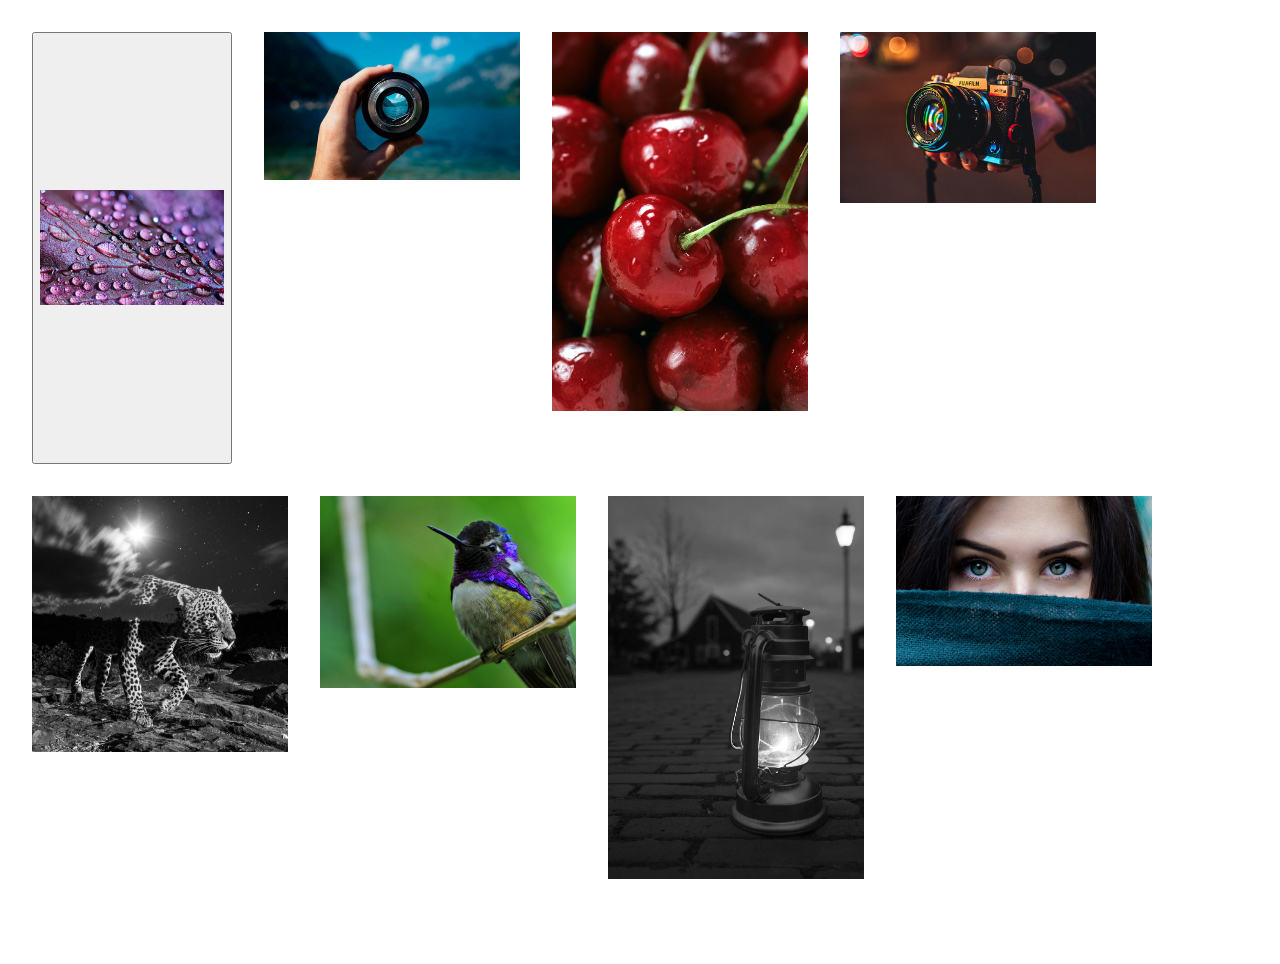
<file: gallery.html>
<!DOCTYPE html>
<html lang="en">
<head>
    <meta charset="UTF-8">
    <meta http-equiv="X-UA-Compatible" content="IE=edge">
    <meta name="viewport" content="width=device-width, initial-scale=1.0">
    <title>Document</title>
    <link rel="stylesheet" href="css/gallery.css">
</head>
<body>
    <button id="first_image"><img src="img/pexels-photo-459301.jpeg" alt=""></button>
    <img src="img/pexels-photo-459301.jpeg" alt="" class="hidden_image ">
    <script>
        var first_image_button = document.querySelector('.first_image');
        var hidden_image = document.querySelector('.hidden_image');

        first_image_button.addEventListener("click", event => {
            hidden_image.classList.add("show");
        })
    </script>


    <a href="#pic1">
        <img src="img/1559679036_977776_1559679371_noticia_normal.jpg" alt="">
        <div id="pic1"><img src="img/1559679036_977776_1559679371_noticia_normal.jpg" alt=""></div>
    </a>
    <a href="img/bing-cherries-ripe-red-fruit.webp"><img src="img/bing-cherries-ripe-red-fruit.webp" alt=""></a>
    <a href="img/fotos-gratis-de-stock-1.jpg"><img src="img/fotos-gratis-de-stock-1.jpg" alt=""></a>
    <a href="img/ghost_4b27d58d_800x800.jpg"><img src="img/ghost_4b27d58d_800x800.jpg" alt=""></a>
    <a href="img/Hummingbird.jpg"><img src="img/Hummingbird.jpg" alt=""></a>
    <a href="img/light-lantern-street-black-688310.webp"><img src="img/light-lantern-street-black-688310.webp" alt=""></a>
    <a href="img/mirada-ojos-encuadre-primer-plano-sexy-810x540.jpg"><img src="img/mirada-ojos-encuadre-primer-plano-sexy-810x540.jpg" alt=""></a>
</body>
</html>
</file>
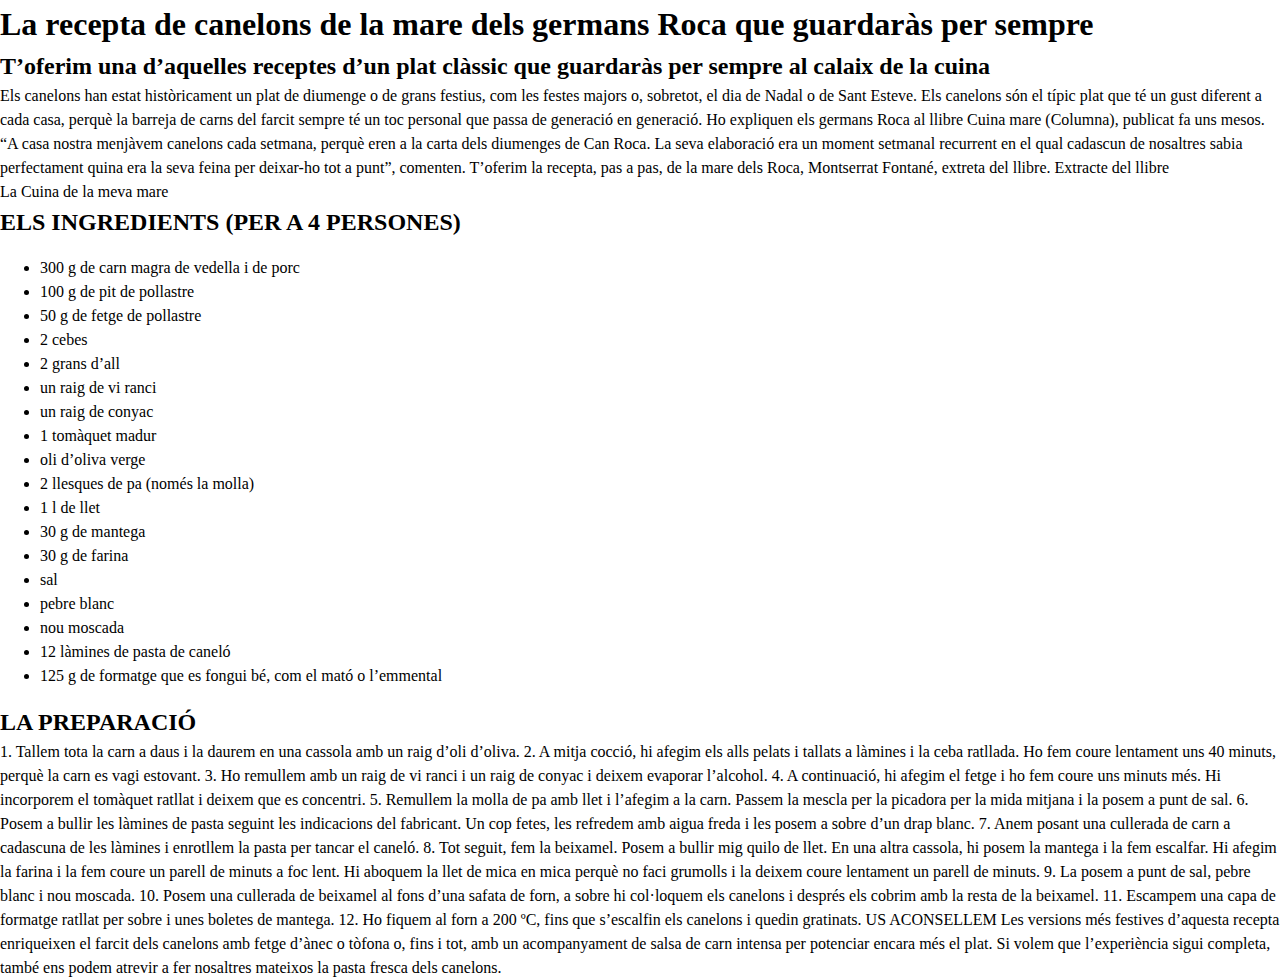
<file: recipes.html>
<!DOCTYPE html>
<html lang="en">
<head>
    <meta charset="UTF-8">
    <meta http-equiv="X-UA-Compatible" content="IE=edge">
    <meta name="viewport" content="width=device-width, initial-scale=1.0">
    <title>Document</title>
    <link rel="stylesheet" href="css/recipes.css">
</head>
<body>
    <div class="recepta">
        <h1>La recepta de canelons de la mare dels germans Roca que guardaràs per sempre</h1>
        <h2>T’oferim una d’aquelles receptes d’un plat clàssic que guardaràs per sempre al calaix de la cuina</h2>
        <p class="introduccio">Els canelons han estat històricament un plat de diumenge o de grans festius, com les festes majors o, sobretot, el dia de Nadal o de Sant Esteve. Els canelons són el típic plat que té un gust diferent a cada casa, perquè la barreja de carns del farcit sempre té un toc personal que passa de generació en generació.
            Ho expliquen els germans Roca al llibre Cuina mare (Columna), publicat fa uns mesos. “A casa nostra menjàvem canelons cada setmana, perquè eren a la carta dels diumenges de Can Roca. La seva elaboració era un moment setmanal recurrent en el qual cadascun de nosaltres sabia perfectament quina era la seva feina per deixar-ho tot a punt”, comenten.
            T’oferim la recepta, pas a pas, de la mare dels Roca, Montserrat Fontané, extreta del llibre.
            Extracte del llibre <p class="cita">La Cuina de la meva mare</p></p>
        <h2>ELS INGREDIENTS (PER A 4 PERSONES)</h2>
    <ul class="ingredients">
        <li>300 g de carn magra de vedella i de porc</li>
        <li>100 g de pit de pollastre</li>
        <li>50 g de fetge de pollastre</li>
        <li>2 cebes</li>
        <li>2 grans d’all</li>
        <li>un raig de vi ranci</li>
        <li>un raig de conyac</li>
        <li>1 tomàquet madur</li>
        <li>oli d’oliva verge</li>
        <li>2 llesques de pa (només la molla)</li>
        <li>1 l de llet</li>
        <li>30 g de mantega</li>
        <li>30 g de farina</li>
        <li>sal</li>
        <li>pebre blanc</li>
        <li>nou moscada</li>
        <li>12 làmines de pasta de caneló</li>
        <li>125 g de formatge que es fongui bé, com el mató o l’emmental</li>
    </ul>
    <h2>LA PREPARACIÓ</h2>
    
    
    
    1. Tallem tota la carn a daus i la daurem en una cassola amb un raig d’oli d’oliva.
    
    2. A mitja cocció, hi afegim els alls pelats i tallats a làmines i la ceba ratllada. Ho fem coure lentament uns 40 minuts, perquè la carn es vagi estovant.
    
    3. Ho remullem amb un raig de vi ranci i un raig de conyac i deixem evaporar l’alcohol.
    
    4. A continuació, hi afegim el fetge i ho fem coure uns minuts més. Hi incorporem el tomàquet ratllat i deixem que es concentri.
    
    5. Remullem la molla de pa amb llet i l’afegim a la carn. Passem la mescla per la picadora per la mida mitjana i la posem a punt de sal.
    
    6. Posem a bullir les làmines de pasta seguint les indicacions del fabricant. Un cop fetes, les refredem amb aigua freda i les posem a sobre d’un drap blanc.
    
    7. Anem posant una cullerada de carn a cadascuna de les làmines i enrotllem la pasta per tancar el caneló.
    
    8. Tot seguit, fem la beixamel. Posem a bullir mig quilo de llet. En una altra cassola, hi posem la mantega i la fem escalfar. Hi afegim la farina i la fem coure un parell de minuts a foc lent. Hi aboquem la llet de mica en mica perquè no faci grumolls i la deixem coure lentament un parell de minuts.
    
    9. La posem a punt de sal, pebre blanc i nou moscada.
    
    10. Posem una cullerada de beixamel al fons d’una safata de forn, a sobre hi col·loquem els canelons i després els cobrim amb la resta de la beixamel.
    
    11. Escampem una capa de formatge ratllat per sobre i unes boletes de mantega.
    
    12. Ho fiquem al forn a 200 ºC, fins que s’escalfin els canelons i quedin gratinats.
    
    US ACONSELLEM
    
    Les versions més festives d’aquesta recepta enriqueixen el farcit dels canelons amb fetge d’ànec o tòfona o, fins i tot, amb un acompanyament de salsa de carn intensa per potenciar encara més el plat. Si volem que l’experiència sigui completa, també ens podem atrevir a fer nosaltres mateixos la pasta fresca dels canelons.
    

    </div>
    
</body>
</html>
</file>
<file: css/gallery.css>
@import url("reset.css");

body{
    display: flex;
    gap: 2rem;
    flex-wrap: wrap;
    margin: 2rem;
}

a{
    width: 20vw;
}

button{
    width: 200px;
}

.hidden_image{
    display: none;
}

.show{
    display: block;
}

#pic1{
    visibility: hidden;
}

#pic1:target{
/*    visibility: visible;
*/
}
</file>
<file: css/recipes.css>
@import url("reset.css");
</file>
